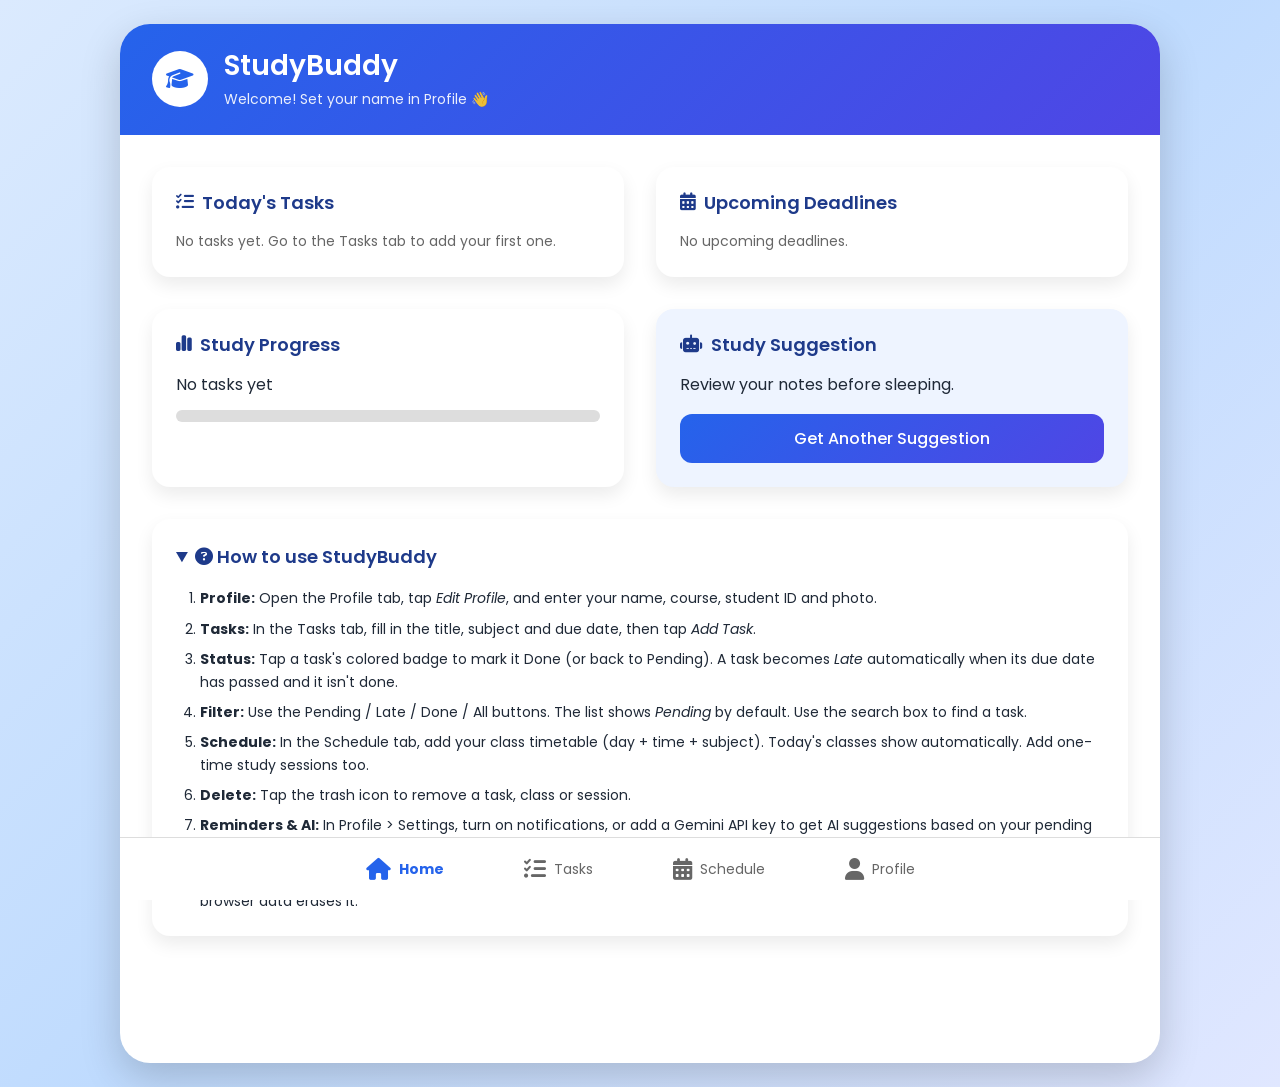
<file: index.html>
<!DOCTYPE html>
<html lang="en">
<head>
    <meta charset="UTF-8">
    <meta name="viewport" content="width=device-width, initial-scale=1.0">
    <title>StudyBuddy - Home</title>
    <link rel="stylesheet" href="style.css">
    <link href="https://fonts.googleapis.com/css2?family=Poppins:wght@300;400;500;600;700&display=swap" rel="stylesheet">
    <link rel="stylesheet" href="https://cdnjs.cloudflare.com/ajax/libs/font-awesome/6.6.0/css/all.min.css">
</head>
<body data-page="index">
<div class="phone">
    <header class="header">
        <div class="logo"><i class="fa-solid fa-graduation-cap"></i></div>
        <div>
            <h2>StudyBuddy</h2>
            <p id="welcome">Welcome 👋</p>
        </div>
    </header>

    <section class="card">
        <h3><i class="fa-solid fa-list-check"></i> Today's Tasks</h3>
        <div id="todayTasks"></div>
    </section>

    <section class="card">
        <h3><i class="fa-solid fa-calendar-days"></i> Upcoming Deadlines</h3>
        <div id="deadlines"></div>
    </section>

    <section class="card">
        <h3><i class="fa-solid fa-chart-simple"></i> Study Progress</h3>
        <p id="progressText">0% Completed</p>
        <div class="progress"><div class="bar" id="bar" style="width:0"></div></div>
    </section>

    <section class="card ai">
        <h3><i class="fa-solid fa-robot"></i> Study Suggestion</h3>
        <p id="tip"></p>
        <button onclick="changeTip()">Get Another Suggestion</button>
    </section>

    <details class="card help card--full" id="help">
        <summary><i class="fa-solid fa-circle-question"></i> How to use StudyBuddy</summary>
        <ol>
            <li><b>Profile:</b> Open the Profile tab, tap <i>Edit Profile</i>, and enter your name, course, student ID and photo.</li>
            <li><b>Tasks:</b> In the Tasks tab, fill in the title, subject and due date, then tap <i>Add Task</i>.</li>
            <li><b>Status:</b> Tap a task's colored badge to mark it Done (or back to Pending). A task becomes <i>Late</i> automatically when its due date has passed and it isn't done.</li>
            <li><b>Filter:</b> Use the Pending / Late / Done / All buttons. The list shows <i>Pending</i> by default. Use the search box to find a task.</li>
            <li><b>Schedule:</b> In the Schedule tab, add your class timetable (day + time + subject). Today's classes show automatically. Add one-time study sessions too.</li>
            <li><b>Delete:</b> Tap the trash icon to remove a task, class or session.</li>
            <li><b>Reminders &amp; AI:</b> In Profile &gt; Settings, turn on notifications, or add a Gemini API key to get AI suggestions based on your pending tasks.</li>
            <li><b>Saving:</b> Everything is saved automatically in this browser — no login needed. Use <i>Export Backup</i> in Profile to keep a copy. Clearing browser data erases it.</li>
        </ol>
    </details>

    <nav class="bottom-nav">
        <a href="index.html" class="active"><i class="fa-solid fa-house"></i><span>Home</span></a>
        <a href="tasks.html"><i class="fa-solid fa-list-check"></i><span>Tasks</span></a>
        <a href="schedule.html"><i class="fa-solid fa-calendar-days"></i><span>Schedule</span></a>
        <a href="profile.html"><i class="fa-solid fa-user"></i><span>Profile</span></a>
    </nav>
</div>
<script src="script.js"></script>
</body>
</html>
</file>
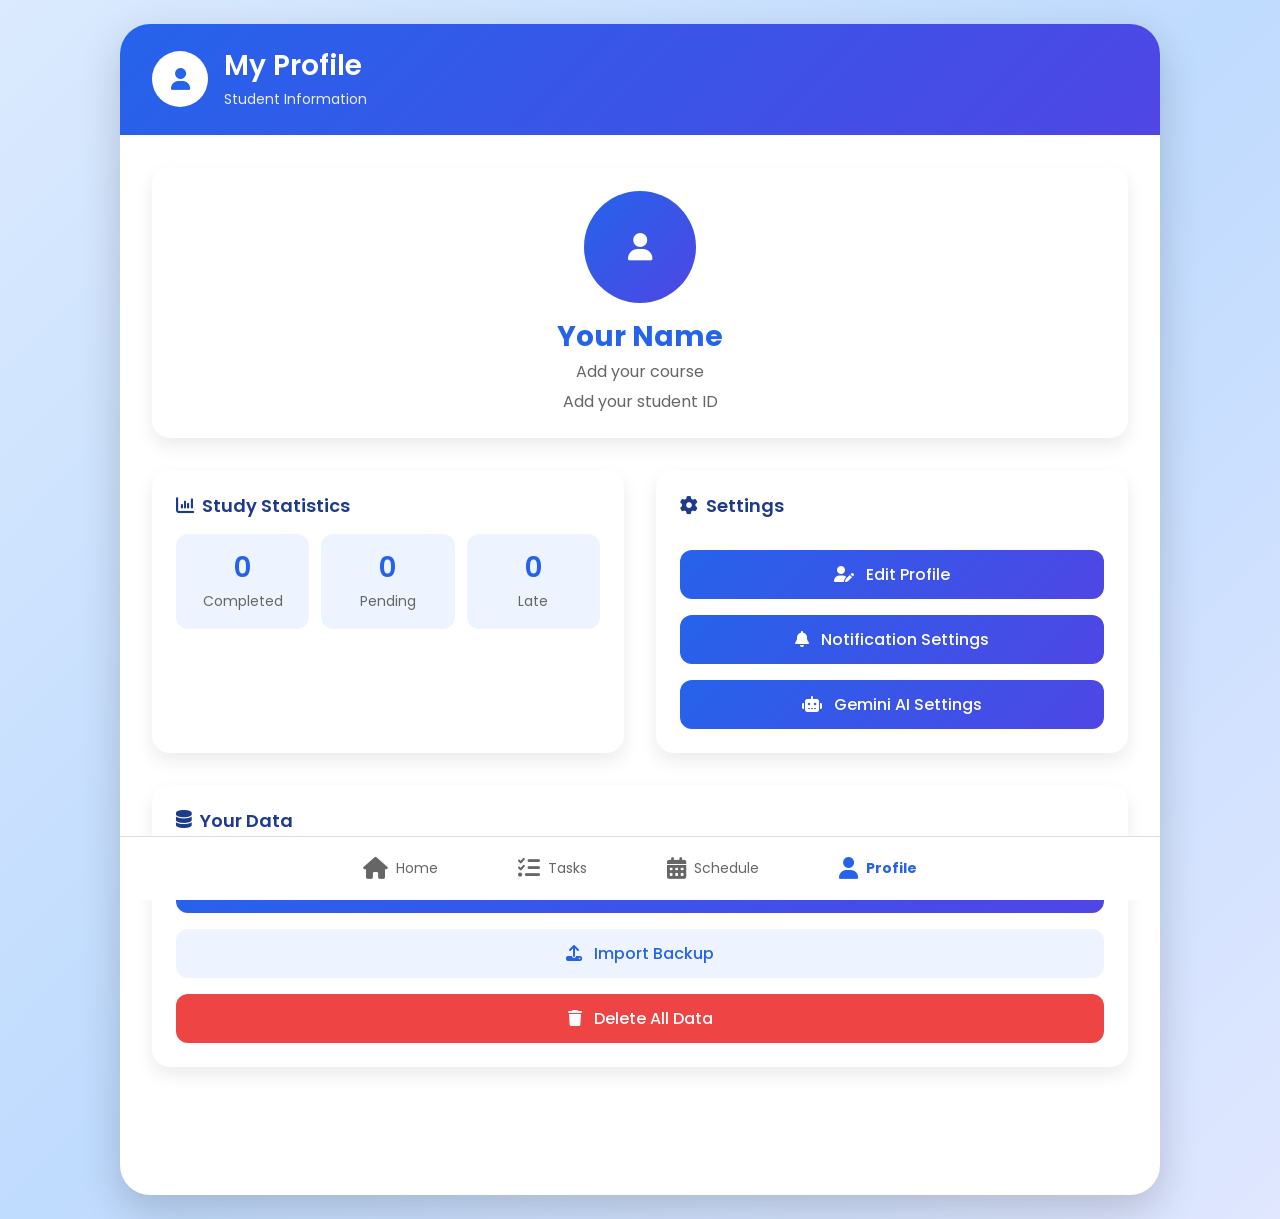
<file: profile.html>
<!DOCTYPE html>
<html lang="en">
<head>
    <meta charset="UTF-8">
    <meta name="viewport" content="width=device-width, initial-scale=1.0">
    <title>StudyBuddy - Profile</title>
    <link rel="stylesheet" href="style.css">
    <link href="https://fonts.googleapis.com/css2?family=Poppins:wght@300;400;500;600;700&display=swap" rel="stylesheet">
    <link rel="stylesheet" href="https://cdnjs.cloudflare.com/ajax/libs/font-awesome/6.6.0/css/all.min.css">
</head>
<body data-page="profile">
<div class="phone">
    <header class="header">
        <div class="logo"><i class="fa-solid fa-user"></i></div>
        <div>
            <h2>My Profile</h2>
            <p>Student Information</p>
        </div>
    </header>

    <section class="card profile card--full" id="pView"></section>

    <section class="card">
        <h3><i class="fa-solid fa-chart-column"></i> Study Statistics</h3>
        <div class="stat-box" id="stats"></div>
    </section>

    <section class="card">
        <h3><i class="fa-solid fa-gear"></i> Settings</h3>
        <button data-toggle="pEdit"><i class="fa-solid fa-user-pen"></i> Edit Profile</button>
        <button data-toggle="pNotif"><i class="fa-solid fa-bell"></i> Notification Settings</button>
        <button data-toggle="pAI"><i class="fa-solid fa-robot"></i> Gemini AI Settings</button>
    </section>

    <section class="card card--full" id="pEdit" hidden>
        <h3><i class="fa-solid fa-user-pen"></i> Edit Profile</h3>
        <form class="form" id="profileForm">
            <label>Full name <input class="input" id="fName" maxlength="60" required></label>
            <label>Course <input class="input" id="fCourse" maxlength="60" placeholder="e.g. BS Computer Science"></label>
            <label>Student ID <input class="input" id="fId" maxlength="30"></label>
            <label>Photo <input class="input" id="fPhoto" type="file" accept="image/*"></label>
            <button type="button" class="btn-ghost" id="removePhoto">Remove photo</button>
            <button type="submit">Save Profile</button>
        </form>
    </section>

    <section class="card card--full" id="pNotif" hidden>
        <h3><i class="fa-solid fa-bell"></i> Notification Settings</h3>
        <form class="form" id="notifForm">
            <label class="check"><input type="checkbox" id="nOn"> Remind me about tasks that are due soon or late</label>
            <label>Remind me when a task is due within
                <select class="input" id="nDays">
                    <option value="0">Today</option><option value="1">1 day</option>
                    <option value="2">2 days</option><option value="3">3 days</option><option value="7">7 days</option>
                </select>
            </label>
            <small>Reminders appear (once a day) when you open StudyBuddy. Your browser will ask for permission.</small>
            <button type="submit">Save Notification Settings</button>
        </form>
    </section>

    <section class="card card--full" id="pAI" hidden>
        <h3><i class="fa-solid fa-robot"></i> Gemini AI Settings</h3>
        <form class="form" id="aiForm">
            <label class="check"><input type="checkbox" id="aOn"> Use Gemini for study suggestions</label>
            <label>API key <input class="input" id="aKey" type="password" autocomplete="off" placeholder="Paste your Gemini API key"></label>
            <label>Model <input class="input" id="aModel" placeholder="gemini-2.0-flash"></label>
            <small>Get a free key at Google AI Studio. The key is stored only in this browser; don't use this on a shared computer. Without a key, StudyBuddy uses built-in tips.</small>
            <button type="submit">Save Gemini Settings</button>
        </form>
    </section>

    <section class="card card--full">
        <h3><i class="fa-solid fa-database"></i> Your Data</h3>
        <button id="export"><i class="fa-solid fa-download"></i> Export Backup</button>
        <button id="import" class="btn-ghost"><i class="fa-solid fa-upload"></i> Import Backup</button>
        <input type="file" id="importFile" accept="application/json,.json" hidden>
        <button id="reset" class="logout"><i class="fa-solid fa-trash"></i> Delete All Data</button>
    </section>

    <nav class="bottom-nav">
        <a href="index.html"><i class="fa-solid fa-house"></i><span>Home</span></a>
        <a href="tasks.html"><i class="fa-solid fa-list-check"></i><span>Tasks</span></a>
        <a href="schedule.html"><i class="fa-solid fa-calendar-days"></i><span>Schedule</span></a>
        <a href="profile.html" class="active"><i class="fa-solid fa-user"></i><span>Profile</span></a>
    </nav>
</div>
<script src="script.js"></script>
</body>
</html>
</file>
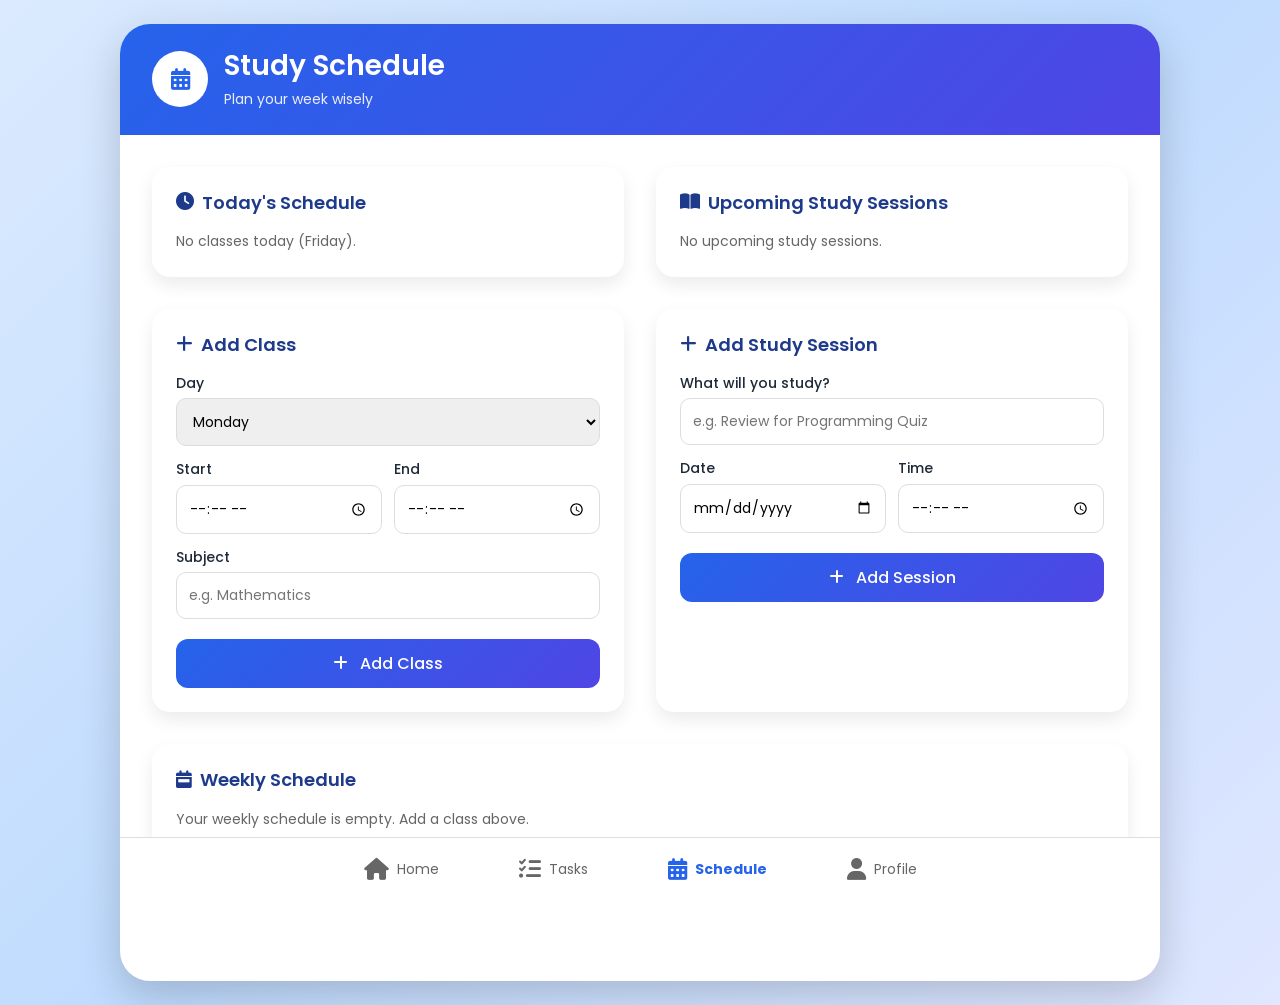
<file: schedule.html>
<!DOCTYPE html>
<html lang="en">
<head>
    <meta charset="UTF-8">
    <meta name="viewport" content="width=device-width, initial-scale=1.0">
    <title>StudyBuddy - Schedule</title>
    <link rel="stylesheet" href="style.css">
    <link href="https://fonts.googleapis.com/css2?family=Poppins:wght@300;400;500;600;700&display=swap" rel="stylesheet">
    <link rel="stylesheet" href="https://cdnjs.cloudflare.com/ajax/libs/font-awesome/6.6.0/css/all.min.css">
</head>
<body data-page="schedule">
<div class="phone">
    <header class="header">
        <div class="logo"><i class="fa-solid fa-calendar-days"></i></div>
        <div>
            <h2>Study Schedule</h2>
            <p>Plan your week wisely</p>
        </div>
    </header>

    <section class="card">
        <h3><i class="fa-solid fa-clock"></i> Today's Schedule</h3>
        <div id="todayClasses"></div>
    </section>

    <section class="card">
        <h3><i class="fa-solid fa-book-open"></i> Upcoming Study Sessions</h3>
        <div id="sessionList"></div>
    </section>

    <section class="card">
        <h3><i class="fa-solid fa-plus"></i> Add Class</h3>
        <form class="form" id="classForm">
            <label>Day
                <select class="input" id="cDay">
                    <option>Monday</option><option>Tuesday</option><option>Wednesday</option>
                    <option>Thursday</option><option>Friday</option><option>Saturday</option><option>Sunday</option>
                </select>
            </label>
            <div class="row">
                <label>Start <input class="input" type="time" id="cStart" required></label>
                <label>End <input class="input" type="time" id="cEnd" required></label>
            </div>
            <label>Subject <input class="input" id="cSubject" required maxlength="50" placeholder="e.g. Mathematics"></label>
            <button type="submit"><i class="fa-solid fa-plus"></i> Add Class</button>
        </form>
    </section>

    <section class="card">
        <h3><i class="fa-solid fa-plus"></i> Add Study Session</h3>
        <form class="form" id="sessionForm">
            <label>What will you study? <input class="input" id="sTitle" required maxlength="80" placeholder="e.g. Review for Programming Quiz"></label>
            <div class="row">
                <label>Date <input class="input" type="date" id="sDate" required></label>
                <label>Time <input class="input" type="time" id="sTime" required></label>
            </div>
            <button type="submit"><i class="fa-solid fa-plus"></i> Add Session</button>
        </form>
    </section>

    <section class="card card--full">
        <h3><i class="fa-solid fa-calendar-week"></i> Weekly Schedule</h3>
        <div id="weekly"></div>
    </section>

    <nav class="bottom-nav">
        <a href="index.html"><i class="fa-solid fa-house"></i><span>Home</span></a>
        <a href="tasks.html"><i class="fa-solid fa-list-check"></i><span>Tasks</span></a>
        <a href="schedule.html" class="active"><i class="fa-solid fa-calendar-days"></i><span>Schedule</span></a>
        <a href="profile.html"><i class="fa-solid fa-user"></i><span>Profile</span></a>
    </nav>
</div>
<script src="script.js"></script>
</body>
</html>
</file>
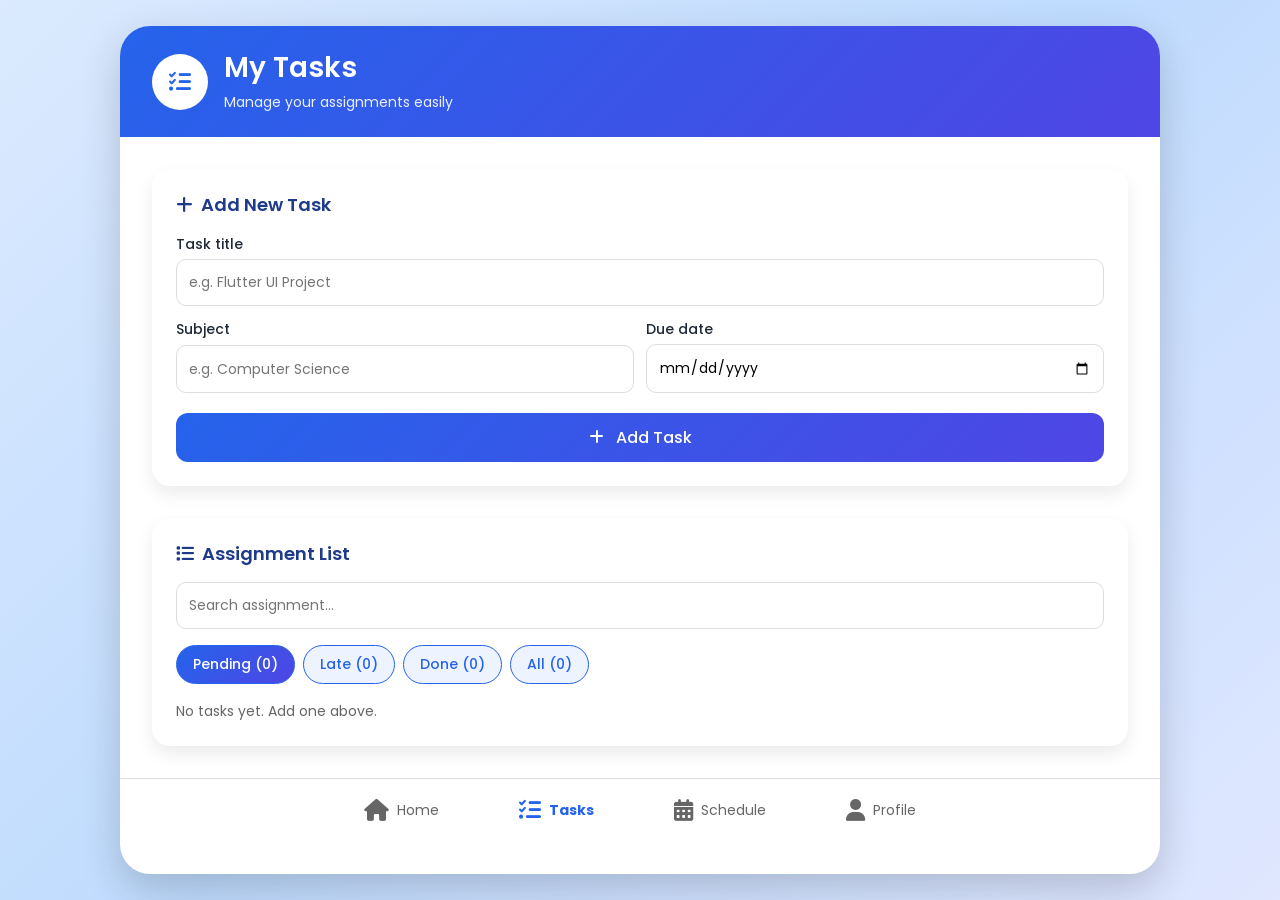
<file: tasks.html>
<!DOCTYPE html>
<html lang="en">
<head>
    <meta charset="UTF-8">
    <meta name="viewport" content="width=device-width, initial-scale=1.0">
    <title>StudyBuddy - Tasks</title>
    <link rel="stylesheet" href="style.css">
    <link href="https://fonts.googleapis.com/css2?family=Poppins:wght@300;400;500;600;700&display=swap" rel="stylesheet">
    <link rel="stylesheet" href="https://cdnjs.cloudflare.com/ajax/libs/font-awesome/6.6.0/css/all.min.css">
</head>
<body data-page="tasks">
<div class="phone">
    <header class="header">
        <div class="logo"><i class="fa-solid fa-list-check"></i></div>
        <div>
            <h2>My Tasks</h2>
            <p>Manage your assignments easily</p>
        </div>
    </header>

    <section class="card card--full">
        <h3><i class="fa-solid fa-plus"></i> Add New Task</h3>
        <form class="form" id="taskForm">
            <label>Task title
                <input class="input" id="tTitle" required maxlength="80" placeholder="e.g. Flutter UI Project">
            </label>
            <div class="row">
                <label>Subject
                    <input class="input" id="tSubject" maxlength="50" placeholder="e.g. Computer Science">
                </label>
                <label>Due date
                    <input class="input" id="tDue" type="date" required>
                </label>
            </div>
            <button type="submit"><i class="fa-solid fa-plus"></i> Add Task</button>
        </form>
    </section>

    <section class="card card--full">
        <h3><i class="fa-solid fa-list"></i> Assignment List</h3>
        <input type="text" class="input" id="search" placeholder="Search assignment..." aria-label="Search assignment">
        <div class="chips" id="chips">
            <button class="chip" data-f="pending">Pending</button>
            <button class="chip" data-f="late">Late</button>
            <button class="chip" data-f="done">Done</button>
            <button class="chip" data-f="all">All</button>
        </div>
        <div id="taskList"></div>
    </section>

    <nav class="bottom-nav">
        <a href="index.html"><i class="fa-solid fa-house"></i><span>Home</span></a>
        <a href="tasks.html" class="active"><i class="fa-solid fa-list-check"></i><span>Tasks</span></a>
        <a href="schedule.html"><i class="fa-solid fa-calendar-days"></i><span>Schedule</span></a>
        <a href="profile.html"><i class="fa-solid fa-user"></i><span>Profile</span></a>
    </nav>
</div>
<script src="script.js"></script>
</body>
</html>
</file>
<file: style.css>
/* =====================================================
   STUDYBUDDY DESIGN SYSTEM
   -----------------------------------------------------
   1. Design tokens  (colors, type scale, spacing, etc.)
   2. Base / reset
   3. Layout         (mobile-first, responsive)
   4. Components     (header, card, task badge, deadline,
                      progress, button, input, nav, table,
                      profile stats)
   5. Breakpoints    (tablet >= 768px, desktop >= 1100px)
===================================================== */


/* =====================================================
   1. DESIGN TOKENS
===================================================== */
:root {

    /* ---- COLOR PALETTE (8 roles) ---- */
    --color-primary:        #2563eb;  /* main brand, links, active nav, table head */
    --color-secondary:      #4f46e5;  /* gradient partner of primary */
    --color-success:        #22c55e;  /* "Done" status */
    --color-warning:        #f59e0b;  /* "Pending" status */
    --color-danger:         #ef4444;  /* "Late" status, logout */
    --color-heading:        #1e3a8a;  /* card titles */
    --color-text:           #1f2937;  /* body text */
    --color-text-muted:     #666666;  /* secondary text, inactive nav */

    /* Neutrals / surfaces */
    --color-surface:        #ffffff;  /* cards, phone frame */
    --color-surface-soft:   #eef4ff;  /* AI card, stat boxes */
    --color-border:         #dddddd;
    --gradient-brand:       linear-gradient(135deg, var(--color-primary), var(--color-secondary));
    --gradient-page:        linear-gradient(135deg, #dbeafe, #bfdbfe, #e0e7ff);

    /* ---- TYPE SCALE (base 16px, ratio ~1.2) ---- */
    --font-family:  'Poppins', system-ui, sans-serif;
    --fs-xs:   0.75rem;    /* 12px  badges, small labels   */
    --fs-sm:   0.875rem;   /* 14px  captions, nav, header subtitle */
    --fs-base: 1rem;       /* 16px  body, buttons          */
    --fs-md:   1.125rem;   /* 18px  card titles (h3)       */
    --fs-lg:   1.375rem;   /* 22px  page title (h2)        */
    --fs-xl:   1.75rem;    /* 28px  profile name, stat numbers */

    --fw-regular:  400;
    --fw-medium:   500;
    --fw-semibold: 600;
    --fw-bold:     700;

    --lh-tight:   1.3;     /* headings */
    --lh-normal:  1.6;     /* body     */

    /* ---- SPACING SCALE (4px base unit) ---- */
    --space-1:  0.25rem;   /*  4px */
    --space-2:  0.5rem;    /*  8px */
    --space-3:  0.75rem;   /* 12px */
    --space-4:  1rem;      /* 16px */
    --space-5:  1.5rem;    /* 24px */
    --space-6:  2rem;      /* 32px */
    --space-7:  3rem;      /* 48px */

    /* ---- SPACING RULES ----
       - Gap between cards ............ --space-4 (mobile) / --space-5 (tablet+)
       - Card inner padding ........... --space-4 (mobile) / --space-5 (tablet+)
       - Gap between items in a card .. --space-4
       - Icon-to-text gap ............. --space-2
       - Header padding ............... --space-5
    */

    /* ---- SHAPE & DEPTH ---- */
    --radius-sm:   10px;   /* inputs */
    --radius-md:   12px;   /* buttons, stat boxes */
    --radius-lg:   18px;   /* cards */
    --radius-pill: 999px;  /* badges, progress */
    --radius-frame: 30px;  /* app frame on desktop */
    --shadow-card:  0 8px 18px rgba(0, 0, 0, .08);
    --shadow-frame: 0 15px 40px rgba(0, 0, 0, .18);

    --transition: .25s ease;
}


/* =====================================================
   2. BASE / RESET
===================================================== */
*,
*::before,
*::after {
    margin: 0;
    padding: 0;
    box-sizing: border-box;
}

html { font-size: 100%; }

body {
    font-family: var(--font-family);
    font-size: var(--fs-base);
    line-height: var(--lh-normal);
    color: var(--color-text);
    background: var(--gradient-page);
    min-height: 100vh;
    display: flex;
    justify-content: center;
}

img { max-width: 100%; display: block; }

h2, h3, h4 { line-height: var(--lh-tight); }
small { font-size: var(--fs-sm); }

:focus-visible {
    outline: 3px solid var(--color-primary);
    outline-offset: 2px;
}


/* =====================================================
   3. LAYOUT  (mobile-first: 1 column, full screen)
===================================================== */
.phone {
    width: 100%;
    min-height: 100vh;
    background: var(--color-surface);
    overflow: clip;                 /* clip (not hidden) so sticky nav still works */

    display: grid;
    grid-template-columns: 1fr;
    grid-auto-rows: min-content;
    align-content: start;
    gap: var(--space-4);
    padding: 0 var(--space-3) var(--space-4);
}

/* header + nav always span the full width and bleed to the edges */
.header,
.bottom-nav {
    grid-column: 1 / -1;
    margin-inline: calc(-1 * var(--space-3));
}

.card--full { grid-column: 1 / -1; }   /* utility: card takes the whole row */


/* =====================================================
   4. COMPONENTS
===================================================== */

/* ---------- HEADER ---------- */
.header {
    display: flex;
    align-items: center;
    gap: var(--space-4);
    padding: var(--space-5);
    background: var(--gradient-brand);
    color: #fff;
}

.logo {
    flex-shrink: 0;
    width: 3.5rem;
    height: 3.5rem;
    border-radius: 50%;
    background: #fff;
    color: var(--color-primary);
    display: flex;
    justify-content: center;
    align-items: center;
    font-size: var(--fs-lg);
}

.header h2 {
    font-size: var(--fs-lg);
    font-weight: var(--fw-semibold);
    margin-bottom: var(--space-1);
}

.header p {
    font-size: var(--fs-sm);
    opacity: .9;
}

/* ---------- CARD ---------- */
.card {
    padding: var(--space-4);
    background: var(--color-surface);
    border-radius: var(--radius-lg);
    box-shadow: var(--shadow-card);
    transition: transform var(--transition);
}

.card h3 {
    display: flex;
    align-items: center;
    gap: var(--space-2);
    margin-bottom: var(--space-4);
    font-size: var(--fs-md);
    font-weight: var(--fw-semibold);
    color: var(--color-heading);
}

/* Card variant: AI suggestion */
.ai { background: var(--color-surface-soft); }

/* ---------- TASK ROW + STATUS BADGE ---------- */
.task {
    display: flex;
    justify-content: space-between;
    align-items: center;
    gap: var(--space-3);
    margin-bottom: var(--space-4);
}

.task:last-child { margin-bottom: 0; }

.task h4 {
    font-size: var(--fs-base);
    font-weight: var(--fw-medium);
}

.task small { color: var(--color-text-muted); }

.task span {                      /* the status badge */
    flex-shrink: 0;
    padding: var(--space-2) var(--space-4);
    border-radius: var(--radius-pill);
    font-size: var(--fs-xs);
    font-weight: var(--fw-semibold);
    color: #fff;
    cursor: pointer;
    user-select: none;
}

.pending { background: var(--color-warning); }
.done    { background: var(--color-success); }
.late    { background: var(--color-danger); }

/* ---------- DEADLINE / SCHEDULE ITEM ---------- */
.deadline {
    display: flex;
    align-items: center;
    gap: var(--space-4);
    margin-bottom: var(--space-4);
}

.deadline:last-child { margin-bottom: 0; }

.deadline i {
    flex-shrink: 0;
    width: 1.5rem;
    text-align: center;
    font-size: var(--fs-lg);
    color: var(--color-primary);
}

.deadline b { font-weight: var(--fw-semibold); }
.deadline p { font-size: var(--fs-sm); color: var(--color-text-muted); }

/* ---------- PROGRESS BAR ---------- */
.progress {
    width: 100%;
    height: 0.75rem;
    margin-top: var(--space-3);
    background: var(--color-border);
    border-radius: var(--radius-pill);
    overflow: hidden;
}

.bar {
    width: 75%;
    height: 100%;
    background: var(--gradient-brand);
}

/* ---------- BUTTON ---------- */
button {
    width: 100%;
    margin-top: var(--space-4);
    padding: var(--space-3) var(--space-4);
    border: none;
    border-radius: var(--radius-md);
    background: var(--gradient-brand);
    color: #fff;
    font-family: inherit;
    font-size: var(--fs-base);
    font-weight: var(--fw-medium);
    cursor: pointer;
    transition: transform var(--transition), background var(--transition);
}

button i { margin-right: var(--space-2); }
button:hover { transform: scale(1.02); }

/* Button variant: danger (logout) */
.logout       { background: var(--color-danger); }
.logout:hover { background: #dc2626; }

/* ---------- INPUT ---------- */
.input {
    width: 100%;
    padding: var(--space-3);
    border: 1px solid var(--color-border);
    border-radius: var(--radius-sm);
    font-family: inherit;
    font-size: var(--fs-sm);
}

.input:focus {
    border-color: var(--color-primary);
    outline: none;
    box-shadow: 0 0 0 3px rgba(37, 99, 235, .2);
}

/* ---------- BOTTOM NAVIGATION ---------- */
.bottom-nav {
    position: sticky;
    bottom: 0;
    z-index: 10;
    display: flex;
    justify-content: space-around;
    padding: var(--space-3);
    background: var(--color-surface);
    border-top: 1px solid var(--color-border);
}

.bottom-nav a {
    display: flex;
    flex-direction: column;
    align-items: center;
    gap: var(--space-1);
    text-decoration: none;
    font-size: var(--fs-sm);
    color: var(--color-text-muted);
    transition: color var(--transition), transform var(--transition);
}

.bottom-nav a i { font-size: var(--fs-lg); }

.bottom-nav a:hover { color: var(--color-primary); transform: translateY(-3px); }
.bottom-nav .active { color: var(--color-primary); font-weight: var(--fw-bold); }

/* ---------- TABLE ---------- */
table {
    width: 100%;
    margin-top: var(--space-2);
    border-collapse: collapse;
    font-size: var(--fs-sm);
}

table th {
    padding: var(--space-3);
    background: var(--color-primary);
    color: #fff;
    font-weight: var(--fw-semibold);
}

table td {
    padding: var(--space-3);
    border: 1px solid var(--color-border);
    text-align: center;
}

/* ---------- PROFILE + STATS ---------- */
.profile { text-align: center; }

.profile img {
    width: 7rem;
    height: 7rem;
    margin: 0 auto var(--space-4);
    border-radius: 50%;
    object-fit: cover;
}

.profile h2 {
    font-size: var(--fs-xl);
    color: var(--color-primary);
}

.profile p {
    margin-top: var(--space-1);
    color: var(--color-text-muted);
}

.stat-box {
    display: flex;
    gap: var(--space-3);
}

.stat {
    flex: 1;
    padding: var(--space-4);
    background: var(--color-surface-soft);
    border-radius: var(--radius-md);
    text-align: center;
}

.stat h3 {
    justify-content: center;
    margin-bottom: var(--space-1);
    font-size: var(--fs-xl);
    color: var(--color-primary);
}

.stat p { font-size: var(--fs-sm); color: var(--color-text-muted); }


/* =====================================================
   5. BREAKPOINTS
   Phone   : < 768px   -> 1 column, full screen
   Tablet  : >= 768px  -> centered frame, 2 columns
   Desktop : >= 1100px -> wide frame, 2 columns, roomier
===================================================== */

/* ---------- SMALL PHONES (< 480px) ---------- */
@media (max-width: 479px) {

    .header h2 { font-size: var(--fs-md); }

    .task {
        flex-direction: column;
        align-items: flex-start;
    }
    .task span { align-self: flex-end; }

    .stat-box { flex-direction: column; }

    table th,
    table td { padding: var(--space-2); font-size: var(--fs-xs); }
}

/* ---------- TABLET (768px and up) ---------- */
@media (min-width: 768px) {

    body {
        align-items: center;
        padding: var(--space-5);
    }

    .phone {
        max-width: 760px;
        min-height: auto;
        border-radius: var(--radius-frame);
        box-shadow: var(--shadow-frame);

        grid-template-columns: repeat(2, 1fr);
        gap: var(--space-5);
        padding: 0 var(--space-5) var(--space-5);
    }

    .header,
    .bottom-nav { margin-inline: calc(-1 * var(--space-5)); }

    .card { padding: var(--space-5); }
    .card:hover { transform: translateY(-4px); }

    .profile { grid-column: 1 / -1; }
}

/* ---------- DESKTOP (1100px and up) ---------- */
@media (min-width: 1100px) {

    .phone {
        max-width: 1040px;
        gap: var(--space-6);
        padding: 0 var(--space-6) var(--space-6);
    }

    .header,
    .bottom-nav { margin-inline: calc(-1 * var(--space-6)); }

    .header { padding: var(--space-5) var(--space-6); }

    .bottom-nav { gap: var(--space-6); justify-content: center; }
    .bottom-nav a { flex-direction: row; gap: var(--space-2); padding: var(--space-2) var(--space-5); }

    .header h2 { font-size: var(--fs-xl); }
}

/* ---------- ACCESSIBILITY: reduced motion ---------- */
@media (prefers-reduced-motion: reduce) {
    *, *::before, *::after {
        transition: none !important;
        animation: none !important;
    }
}


/* =====================================================
   6. NEW COMPONENTS (forms, filters, help, toast, etc.)
===================================================== */
[hidden] { display: none !important; }

.form { display: grid; gap: var(--space-3); }
.form label { display: grid; gap: var(--space-1); font-size: var(--fs-sm); font-weight: var(--fw-medium); }
.form .row { display: grid; grid-template-columns: 1fr 1fr; gap: var(--space-3); }
.form button { margin-top: var(--space-2); }
.form small { color: var(--color-text-muted); }
.form .check { display: flex; align-items: center; gap: var(--space-2); }
.form .check input { width: 1.1rem; height: 1.1rem; }

.chips { display: flex; flex-wrap: wrap; gap: var(--space-2); margin: var(--space-4) 0; }
button.chip {
    width: auto; margin: 0; padding: var(--space-2) var(--space-4);
    background: var(--color-surface-soft); color: var(--color-primary);
    border: 1px solid var(--color-primary); border-radius: var(--radius-pill);
    font-size: var(--fs-sm);
}
button.chip.on { background: var(--gradient-brand); color: #fff; }

.task-actions { display: flex; align-items: center; gap: var(--space-2); flex-shrink: 0; }
button.icon-btn {
    width: auto; margin: 0; padding: var(--space-2);
    background: none; color: var(--color-danger); font-size: var(--fs-base);
}
button.btn-ghost { background: var(--color-surface-soft); color: var(--color-primary); }

.empty { color: var(--color-text-muted); font-size: var(--fs-sm); }

.help summary { cursor: pointer; font-weight: var(--fw-semibold); color: var(--color-heading); font-size: var(--fs-md); }
.help ol { margin: var(--space-4) 0 0 var(--space-5); display: grid; gap: var(--space-2); font-size: var(--fs-sm); }

.avatar {
    width: 7rem; height: 7rem; margin: 0 auto var(--space-4); border-radius: 50%;
    background: var(--gradient-brand); color: #fff;
    display: flex; align-items: center; justify-content: center;
    font-size: var(--fs-xl); font-weight: var(--fw-semibold);
}

.deadline .del { margin-left: auto; }
.deadline > div { flex: 1; }
table .icon-btn { padding: 0; }

.toast {
    position: fixed; left: 50%; bottom: 5.5rem; transform: translateX(-50%);
    max-width: 90%; padding: var(--space-3) var(--space-4);
    background: var(--color-text); color: #fff; border-radius: var(--radius-md);
    font-size: var(--fs-sm); z-index: 50; box-shadow: var(--shadow-card);
}

@media (max-width: 479px) {
    .form .row { grid-template-columns: 1fr; }
    .task-actions { align-self: flex-end; }
}
</file>
